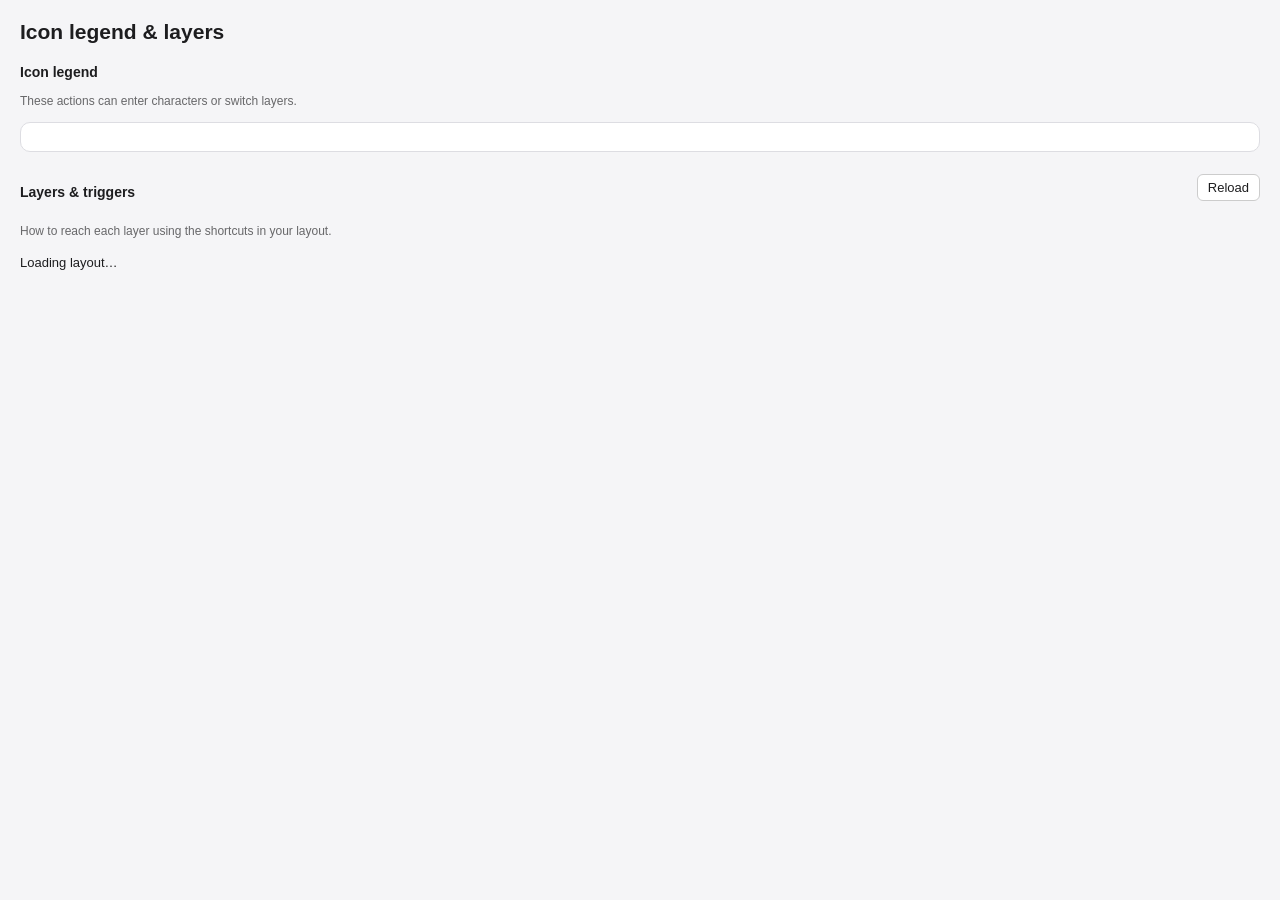
<file: ui/legend.html>
<!doctype html>
<html lang="en">
<head>
  <meta charset="utf-8" />
  <meta name="viewport" content="width=device-width, initial-scale=1" />
  <title>Icon legend &amp; layers</title>
  <link rel="stylesheet" href="legend.css" />
</head>
<body>
  <h1>Icon legend &amp; layers</h1>
  <section aria-labelledby="legend-title">
    <h2 id="legend-title">Icon legend</h2>
    <p class="hint">These actions can enter characters or switch layers.</p>
    <div id="action-legend" class="card legend-list"></div>
  </section>
  <section aria-labelledby="layers-title">
    <div class="heading"><h2 id="layers-title">Layers &amp; triggers</h2><button id="reload" type="button">Reload</button></div>
    <p class="hint">How to reach each layer using the shortcuts in your layout.</p>
    <p id="status" role="status">Loading layout…</p>
    <ul id="layers" class="card"></ul>
  </section>
  <script type="module" src="legend.js"></script>
</body>
</html>
</file>
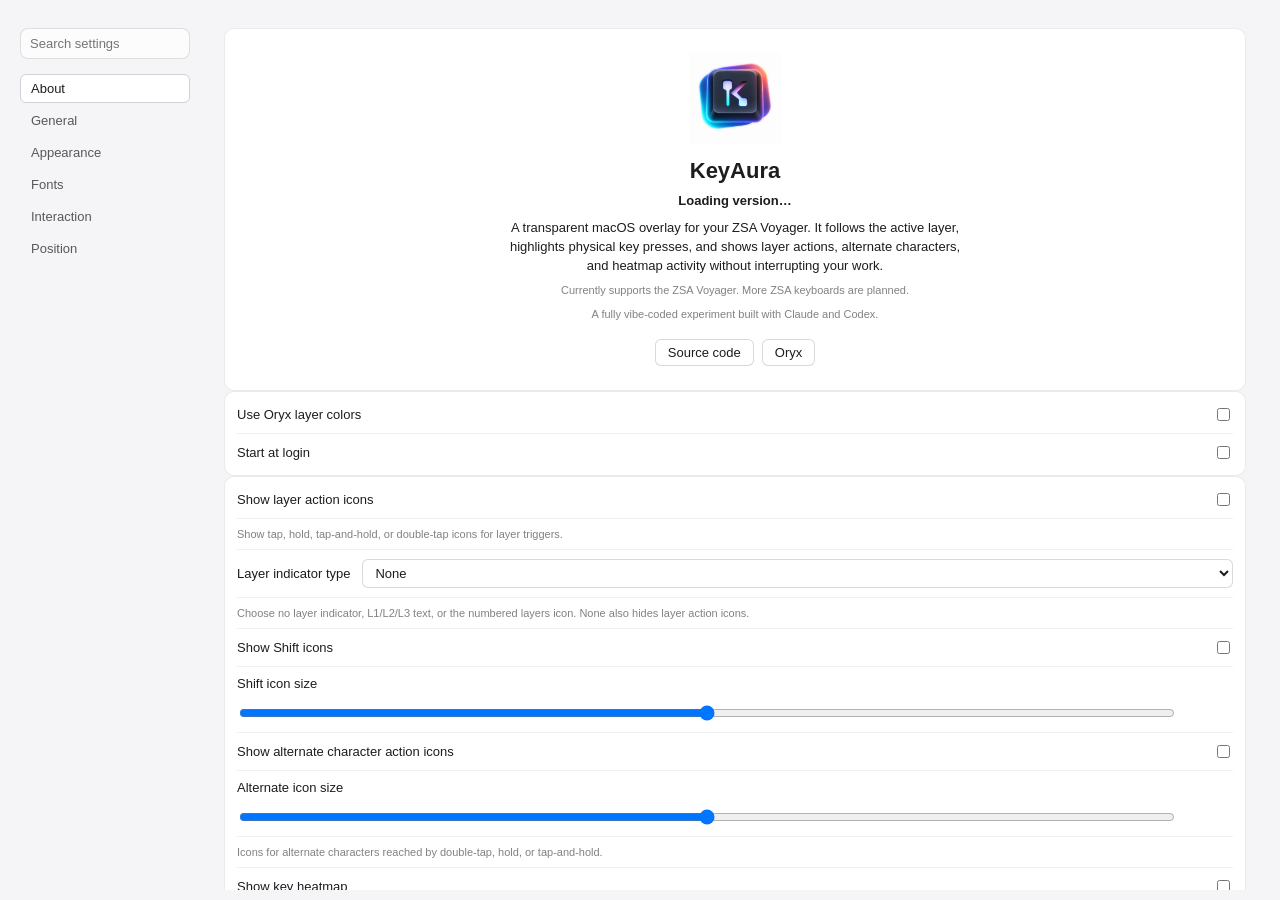
<file: ui/settings.html>
<!doctype html>
<html>
<head><meta charset="utf-8"><title>KeyAura Settings — About</title>
<style>
  :root { color-scheme: light dark; }
  * { box-sizing: border-box; }
  [hidden] { display: none !important; }
  body {
    font: 13px -apple-system, "SF Pro Text", sans-serif;
    margin: 0;
    color: light-dark(#1d1d1f, #e8e8ed);
    user-select: none;
    height: 100vh; overflow: hidden; display: grid;
    grid-template-columns: 190px minmax(0, 1fr);
    padding: 10px; border-radius: 16px;
    background: light-dark(#f5f5f7, #1e1e22);
  }
  /* Section names are presented in the native window title bar. Keep the
     headings in the DOM so the tab router can associate each card with its
     section without repeating the title in the webview. */
  h2 { display: none; }
  .card {
    background: light-dark(#ffffff, #2a2a30);
    border: 1px solid light-dark(rgba(0,0,0,0.08), rgba(255,255,255,0.08));
    border-radius: 10px; padding: 4px 12px;
  }
  .row {
    display: flex; align-items: center; justify-content: space-between;
    gap: 12px; padding: 9px 0; min-height: 24px;
  }
  .row + .row { border-top: 1px solid light-dark(rgba(0,0,0,0.06), rgba(255,255,255,0.06)); }
  .row > label:first-child { flex: 0 0 auto; }
  .row:has(input[type=range]) { display: grid; grid-template-columns: minmax(0, 1fr) auto; }
  .row:has(input[type=range]) > label { grid-column: 1 / -1; min-width: 0; }
  .row:has(input[type=range]) > input[type=range] { grid-column: 1; width: 100%; max-width: none; }
  .row:has(input[type=range]) > input.val { grid-column: 2; grid-row: 2; }
  .setting-info { position: relative; display: inline-flex; align-items: center; justify-content: center; width: 14px; height: 14px;
    margin-left: 4px; border: 1px solid light-dark(rgba(29,29,31,.52), rgba(232,232,237,.62));
    color: light-dark(rgba(29,29,31,.68), rgba(232,232,237,.78)); border-radius: 50%; font-size: 10px;
    line-height: 1; cursor: help; vertical-align: 1px; }
  .setting-tooltip { position: fixed; z-index: 1000; width: 240px; padding: 7px 9px; border-radius: 7px; pointer-events: none; display: none;
    background: light-dark(#fff, #3a3a42); color: inherit;
    border: 1px solid light-dark(rgba(0,0,0,.14), rgba(255,255,255,.18));
    box-shadow: 0 4px 14px rgba(0,0,0,.18); font-size: 11px; font-weight: 400;
    line-height: 1.35; white-space: normal; }
  .setting-tooltip.visible { display: block; }
  input.val { width: 48px; font: inherit; font-size: 12px; text-align: right; padding: 2px 4px;
    border-radius: 5px; border: 1px solid transparent; background: transparent; color: inherit;
    opacity: 0.7; font-variant-numeric: tabular-nums; }
  input.val:focus { border-color: light-dark(rgba(0,0,0,0.2), rgba(255,255,255,0.25));
    background: light-dark(#fff, #1e1e22); outline: none; opacity: 1; }
  input[type=range] { flex: 1; max-width: 180px; }
  input[type=text] {
    flex: 1; padding: 5px 8px; border-radius: 6px;
    border: 1px solid light-dark(rgba(0,0,0,0.15), rgba(255,255,255,0.15));
    background: light-dark(#fff, #1e1e22); color: inherit; font: inherit;
  }
  select { flex: 1; min-width: 0; padding: 5px 8px; border-radius: 6px;
    border: 1px solid light-dark(rgba(0,0,0,0.15), rgba(255,255,255,0.15));
    background: light-dark(#fff, #1e1e22); color: inherit; font: inherit; }
  input[type=color] {
    width: 34px; height: 24px; padding: 0; border: none; border-radius: 6px;
    background: none; cursor: pointer;
  }
  button {
    font: inherit; padding: 5px 12px; border-radius: 6px; cursor: pointer;
    border: 1px solid light-dark(rgba(0,0,0,0.15), rgba(255,255,255,0.18));
    background: light-dark(#fff, #3a3a42); color: inherit;
  }
  button:active { filter: brightness(0.92); }
  .button-link {
    display: inline-block; font: inherit; padding: 5px 12px; border-radius: 6px;
    border: 1px solid light-dark(rgba(0,0,0,0.15), rgba(255,255,255,0.18));
    background: light-dark(#fff, #3a3a42); color: inherit; text-decoration: none;
  }
  .button-link:active { filter: brightness(0.92); }
  .position-actions { display: flex; gap: 5px; }
  .icon-button { width: 32px; height: 30px; padding: 5px; display: inline-flex;
    align-items: center; justify-content: center; }
  .icon-button svg { width: 20px; height: 20px; fill: none; stroke: currentColor;
    stroke-width: 1.7; stroke-linecap: round; stroke-linejoin: round; }
  .icon-button svg rect { fill: none; stroke: currentColor; }
  .icon-button:hover svg { stroke-width: 2; }
  .reset-layout-button { white-space: nowrap; font-size: 12px; }
  .status { font-size: 12px; }
  .status:empty { display: none; }
  .status.error { color: light-dark(#c62828, #ff9c9c); }
  .status.ok { color: light-dark(#2e7d32, #9cffb0); }
  #combo-display { font-size: 17px; min-width: 56px; }
  .hint { font-size: 11px; opacity: 0.55; }
  .colors-grid {
    display: flex; flex-direction: column; gap: 0;
    padding: 4px 12px; text-align: left; font-size: 12px;
  }
  .color-row { display: flex; align-items: center; gap: 10px; padding: 8px 0; }
  .color-row + .color-row { border-top: 1px solid light-dark(rgba(0,0,0,0.06), rgba(255,255,255,0.06)); }
  .color-row label { display: flex; flex-direction: column; gap: 2px; }
  .color-row small { font-size: 11px; opacity: 0.58; }
  .colors-grid input[type=color] { border: 1px solid light-dark(#b8b8c0, #777780); }
  .tabs { display: flex; flex-direction: column; gap: 3px; overflow-y: auto; padding: 18px 10px;
    grid-column: 1; grid-row: 1; background: transparent; }
  .settings-search { width: 100%; margin: 0 0 12px; padding: 7px 9px; border-radius: 8px;
    border: 1px solid light-dark(rgba(0,0,0,.12), rgba(255,255,255,.14));
    background: light-dark(rgba(255,255,255,.72), rgba(255,255,255,.08)); color: inherit; font: inherit; }
  .settings-search:focus { outline: 2px solid #6b8de3; outline-offset: 1px; }
  .tab-button { flex: 0 0 auto; border: 1px solid transparent; padding: 6px 10px;
    border-radius: 6px; background: transparent; color: inherit; opacity: 0.72; text-align: left; }
  .tab-button.active { background: light-dark(#fff, #3a3a42);
    border-color: light-dark(#d1d1d6, #555560); opacity: 1; }
  .tree-items { display: flex; flex-direction: column; gap: 1px; margin: 0 0 6px 10px; }
  .tree-item { border: 0; border-radius: 5px; padding: 4px 8px; background: transparent;
    color: inherit; opacity: 0.58; text-align: left; font-size: 11px; white-space: nowrap;
    overflow: hidden; text-overflow: ellipsis; cursor: pointer; }
  .tree-item:hover, .tree-item:focus-visible { background: light-dark(#dedee4, #34343c); opacity: 1; outline: none; }
  .settings-content { grid-column: 2; grid-row: 1; min-width: 0; overflow-y: auto; overflow-x: hidden; padding: 18px 24px 24px; }
  .setting-focus { background: light-dark(rgba(107,141,227,.14), rgba(107,141,227,.22));
    box-shadow: inset 2px 0 #6b8de3; border-radius: 6px; }
  .font-group { padding: 10px 0; }
  .font-group + .font-group { border-top: 1px solid light-dark(rgba(0,0,0,.08), rgba(255,255,255,.08)); }
  .font-title { font-weight: 600; margin-bottom: 6px; }
  .font-style-buttons { display: flex; gap: 5px; }
  .font-style-buttons button { min-width: 32px; padding: 4px 8px; font-weight: 600; }
  .font-style-buttons button.active { background: light-dark(#dfe8ff, #405a91); border-color: #6b8de3; }
  .about-card { text-align: center; padding: 24px 18px; }
  .about-card img { width: 92px; height: 92px; object-fit: contain; margin: 0 auto 10px; }
  .about-card h1 { font-size: 22px; margin: 0 0 4px; }
  .about-card p { max-width: 470px; margin: 8px auto; line-height: 1.45; }
  .about-links { display: flex; justify-content: center; gap: 8px; margin-top: 16px; }
</style></head>
<body>
  <nav class="tabs" aria-label="Settings sections">
    <input id="settings-search" class="settings-search" type="search" placeholder="Search settings" aria-label="Search settings" />
    <button class="tab-button active" type="button" data-tab="about">About</button>
    <button class="tab-button" type="button" data-tab="layout">General</button>
    <button class="tab-button" type="button" data-tab="appearance">Appearance</button>
    <button class="tab-button" type="button" data-tab="fonts">Fonts</button>
    <button class="tab-button" type="button" data-tab="interaction">Interaction</button>
    <button class="tab-button" type="button" data-tab="position">Position</button>
  </nav>
  <main class="settings-content">
  <p id="settings-save-status" class="status error" role="status"></p>
  <h2>About</h2>
  <div class="card about-card">
    <picture>
      <source media="(prefers-color-scheme: dark)" srcset="icons/logo-black.png" />
      <img src="icons/logo-white.png" alt="KeyAura logo" />
    </picture>
    <h1>KeyAura</h1>
    <p><strong id="app-version">Loading version…</strong></p>
    <p>A transparent macOS overlay for your ZSA Voyager. It follows the active layer, highlights physical key presses, and shows layer actions, alternate characters, and heatmap activity without interrupting your work.</p>
    <p class="hint">Currently supports the ZSA Voyager. More ZSA keyboards are planned.</p>
    <p class="hint">A fully vibe-coded experiment built with Claude and Codex.</p>
    <div class="about-links">
      <a class="button-link" href="https://github.com/jonathanlaf/layer-hud" target="_blank" rel="noreferrer">Source code</a>
      <a class="button-link" href="https://configure.zsa.io/" target="_blank" rel="noreferrer">Oryx</a>
    </div>
  </div>
  <h2>General</h2>
  <div class="card" data-tab-section="layout">
    <div class="row">
      <label for="colors-toggle">Use Oryx layer colors</label>
      <input type="checkbox" id="colors-toggle" />
    </div>
    <div class="row">
      <label for="autostart">Start at login</label>
      <input type="checkbox" id="autostart" />
    </div>
  </div>

  <h2>Appearance</h2>
  <div class="card">
    <div class="row">
      <label for="layer-action-icons">Show layer action icons</label>
      <input type="checkbox" id="layer-action-icons" />
    </div>
    <div class="row">
      <span class="hint">Show tap, hold, tap-and-hold, or double-tap icons for layer triggers.</span>
    </div>
    <div class="row">
      <label for="layer-indicator">Layer indicator type</label>
      <select id="layer-indicator"><option value="none">None</option><option value="textual">Textual</option><option value="icon">Icon</option></select>
    </div>
    <div class="row"><span class="hint">Choose no layer indicator, L1/L2/L3 text, or the numbered layers icon. None also hides layer action icons.</span></div>
    <div class="row">
      <label for="shift-icons">Show Shift icons</label>
      <input type="checkbox" id="shift-icons" />
    </div>
    <div class="row">
      <label for="shift-icon-scale">Shift icon size</label>
      <input type="range" id="shift-icon-scale" min="0.5" max="2.5" step="0.1" />
      <input class="val" id="shift-icon-scale-val" inputmode="decimal" aria-label="Shift icon size percentage" />
    </div>
    <div class="row">
      <label for="alternate-action-icons">Show alternate character action icons</label>
      <input type="checkbox" id="alternate-action-icons" />
    </div>
    <div class="row">
      <label for="alternate-action-icon-scale">Alternate icon size</label>
      <input type="range" id="alternate-action-icon-scale" min="0.5" max="2.5" step="0.1" />
      <input class="val" id="alternate-action-icon-scale-val" inputmode="decimal" aria-label="Alternate action icon size percentage" />
    </div>
    <div class="row">
      <span class="hint">Icons for alternate characters reached by double-tap, hold, or tap-and-hold.</span>
    </div>
    <div class="row"><label for="heatmap-toggle">Show key heatmap</label><input type="checkbox" id="heatmap-toggle" /></div>
    <div class="row"><span class="hint">Tint frequently used keys by intensity. Press counts accumulate whenever the app is running, even with the colors hidden.</span></div>
    <div class="row"><label for="heatmap-counts-toggle">Show heatmap counts on keys</label><input type="checkbox" id="heatmap-counts-toggle" /></div>
    <div class="row"><span class="hint">Replace key labels with recorded press counts. Double-taps count twice; holds count once. History is shared across layers.</span></div>
    <div class="row"><label for="heatmap-peak">Heatmap saturation presses</label><input type="range" id="heatmap-peak" min="1" max="1000" step="1" /><input class="val" id="heatmap-peak-val" inputmode="numeric" /></div>
    <div class="row"><label>Heatmap history</label><span><span id="heatmap-count" class="hint">0 presses</span> <button id="heatmap-reset" type="button">Reset</button></span></div>
    <div class="row"><label for="key-shadows">Show key shadows</label><input type="checkbox" id="key-shadows" /></div>
    <div class="row"><label for="pressed-key-shadow">Show pressed-key shadow</label><input type="checkbox" id="pressed-key-shadow" /></div>
    <div class="row"><label for="key-shadow-opacity">Key shadow opacity</label><input type="range" id="key-shadow-opacity" min="0" max="1" step="0.05" /><input class="val" id="key-shadow-opacity-val" inputmode="decimal" /></div>
    <div class="row"><label for="pressed-key-shadow-opacity">Pressed shadow opacity</label><input type="range" id="pressed-key-shadow-opacity" min="0" max="1" step="0.05" /><input class="val" id="pressed-key-shadow-opacity-val" inputmode="decimal" /></div>
    <div class="row"><label for="key-spacing">Key spacing</label><input type="range" id="key-spacing" min="0" max="0.25" step="0.01" /><input class="val" id="key-spacing-val" inputmode="decimal" /></div>
    <div class="row">
      <label>Background opacity</label>
      <input type="range" id="opacity" min="0" max="1" step="0.05" />
      <input class="val" id="opacity-val" inputmode="decimal" aria-label="Background opacity value" />
    </div>
    <div class="row">
      <label>Char opacity</label>
      <input type="range" id="char-opacity" min="0.2" max="1" step="0.05" />
      <input class="val" id="char-opacity-val" inputmode="decimal" aria-label="Char opacity value" />
    </div>
    <div class="row">
      <label>Padding</label>
      <input type="range" id="padding" min="0" max="60" step="2" />
      <input class="val" id="padding-val" inputmode="decimal" aria-label="Padding value" />
    </div>
  </div>

  <h3 data-tab-section="appearance">Colors</h3>
  <div class="card colors-grid" data-tab-section="appearance">
    <div class="color-row"><input type="color" id="bg-color" /><label for="bg-color">Background<small>Overlay surface</small></label></div>
    <div class="color-row"><input type="color" id="key-fill-color" /><label for="key-fill-color">Key fill<small>Inside each key</small></label></div>
    <div class="color-row"><input type="color" id="text-color" /><label for="text-color">Text<small>Main key characters</small></label></div>
    <div class="color-row"><input type="color" id="legend-color" aria-label="Layer trigger color" /><label for="legend-color">Layer triggers<small>Tap, hold, and layer actions</small></label></div>
    <div class="color-row"><input type="color" id="shift-color" aria-label="Shift character color" /><label for="shift-color">Shift characters<small>Alternate characters from Shift</small></label></div>
    <div class="color-row"><input type="color" id="alternate-color" aria-label="Alternate character color" /><label for="alternate-color">Alternate characters<small>Double-tap, hold, or tap-and-hold results</small></label></div>
    <div class="color-row"><input type="color" id="border-color" /><label for="border-color">Border<small>Key outlines</small></label></div>
    <div class="color-row"><input type="color" id="pressed-key-color" /><label for="pressed-key-color">Pressed key<small>Active key highlight</small></label></div>
    <div class="color-row"><input type="color" id="pressed-key-border-color" /><label for="pressed-key-border-color">Pressed key border<small>Active key outline</small></label></div>
    <div class="color-row"><input type="color" id="key-shadow-color" /><label for="key-shadow-color">Key shadow<small>Shadow for all keys</small></label></div>
    <div class="color-row"><input type="color" id="pressed-key-shadow-color" /><label for="pressed-key-shadow-color">Pressed key shadow<small>Shadow for active keys</small></label></div>
    <div class="color-row"><input type="color" id="heatmap-color" /><label for="heatmap-color">Heatmap<small>Color for frequently used keys</small></label></div>
    <div class="color-row"><input type="color" id="base-outline-color" /><label for="base-outline-color">Layer outline<small>Non-base layer outline</small></label></div>
    <div class="color-row"><input type="color" id="grab-outline-color" /><label for="grab-outline-color">Grab outline<small>Move/resize mode outline</small></label></div>
    <div class="row"><label for="key-fill-opacity">Key fill opacity</label><input type="range" id="key-fill-opacity" min="0" max="1" step="0.05" /><input class="val" id="key-fill-opacity-val" inputmode="decimal" aria-label="Key fill opacity value" /></div>
    <div class="row"><label for="border-opacity">Key border opacity</label><input type="range" id="border-opacity" min="0" max="1" step="0.05" /><input class="val" id="border-opacity-val" inputmode="decimal" aria-label="Key border opacity value" /></div>
    <div class="row"><label for="border-width">Key border thickness</label><input type="range" id="border-width" min="0" max="5" step="0.5" /><input class="val" id="border-width-val" inputmode="decimal" aria-label="Key border thickness value" /></div>
    <div class="row"><label for="base-outline-enabled">Show layer outline</label><input type="checkbox" id="base-outline-enabled" /></div>
    <div class="row"><label for="grab-outline-enabled">Show grab outline</label><input type="checkbox" id="grab-outline-enabled" /></div>
    <div class="row"><label for="pressed-key-fill-opacity">Pressed fill opacity</label><input type="range" id="pressed-key-fill-opacity" min="0" max="1" step="0.05" /><input class="val" id="pressed-key-fill-opacity-val" inputmode="decimal" /></div>
    <div class="row"><label for="pressed-key-border-opacity">Pressed border opacity</label><input type="range" id="pressed-key-border-opacity" min="0" max="1" step="0.05" /><input class="val" id="pressed-key-border-opacity-val" inputmode="decimal" /></div>
    <div class="row"><label for="pressed-key-border-width">Pressed border thickness</label><input type="range" id="pressed-key-border-width" min="0" max="5" step="0.5" /><input class="val" id="pressed-key-border-width-val" inputmode="decimal" /></div>
    <div class="row"><label for="base-outline-opacity">Layer outline opacity</label><input type="range" id="base-outline-opacity" min="0" max="1" step="0.05" /><input class="val" id="base-outline-opacity-val" inputmode="decimal" /></div>
    <div class="row"><label for="base-outline-width">Layer outline thickness</label><input type="range" id="base-outline-width" min="0" max="5" step="0.5" /><input class="val" id="base-outline-width-val" inputmode="decimal" /></div>
    <div class="row"><label for="grab-outline-opacity">Grab outline opacity</label><input type="range" id="grab-outline-opacity" min="0" max="1" step="0.05" /><input class="val" id="grab-outline-opacity-val" inputmode="decimal" /></div>
    <div class="row"><label for="grab-outline-width">Grab outline thickness</label><input type="range" id="grab-outline-width" min="0" max="5" step="0.5" /><input class="val" id="grab-outline-width-val" inputmode="decimal" /></div>
    <div class="row"><label for="key-border-radius">Key corner radius</label><input type="range" id="key-border-radius" min="0" max="30" step="1" /><input class="val" id="key-border-radius-val" inputmode="decimal" /></div>
    <div class="row"><label for="pill-border-radius">Layer/offline pill radius</label><input type="range" id="pill-border-radius" min="0" max="999" step="1" /><input class="val" id="pill-border-radius-val" inputmode="decimal" /></div>
  </div>

  <h2>Fonts</h2>
  <div class="card">
    <div class="font-group"><div class="font-title">Key characters</div><div class="row"><label for="key-font-family">Font</label><input type="text" id="key-font-family" list="font-families" placeholder="System default" /></div><div class="row"><label for="key-font-size">Size</label><input type="range" id="key-font-size" min="0.5" max="2" step="0.1" /><input class="val" id="key-font-size-val" inputmode="decimal" /></div><div class="row"><span>Style</span><span class="font-style-buttons"><button type="button" data-font-style="key" data-style="bold"><b>B</b></button><button type="button" data-font-style="key" data-style="italic"><i>I</i></button></span></div></div>
    <div class="font-group"><div class="font-title">Legends</div><div class="row"><label for="legend-font-family">Font</label><input type="text" id="legend-font-family" list="font-families" placeholder="System default" /></div><div class="row"><label for="legend-font-size">Size</label><input type="range" id="legend-font-size" min="0.5" max="2" step="0.1" /><input class="val" id="legend-font-size-val" inputmode="decimal" /></div><div class="row"><span>Style</span><span class="font-style-buttons"><button type="button" data-font-style="legend" data-style="bold"><b>B</b></button><button type="button" data-font-style="legend" data-style="italic"><i>I</i></button></span></div></div>
    <div class="font-group"><div class="font-title">Layer name</div><div class="row"><label for="layer-name-font-family">Font</label><input type="text" id="layer-name-font-family" list="font-families" placeholder="System default" /></div><div class="row"><label for="layer-name-font-size">Size</label><input type="range" id="layer-name-font-size" min="8" max="24" step="1" /><input class="val" id="layer-name-font-size-val" inputmode="decimal" /></div><div class="row"><span>Style</span><span class="font-style-buttons"><button type="button" data-font-style="layer_name" data-style="bold"><b>B</b></button><button type="button" data-font-style="layer_name" data-style="italic"><i>I</i></button></span></div></div>
    <div class="row"><label for="font-ligatures">Support programming ligatures</label><input type="checkbox" id="font-ligatures" checked /></div>
  </div>

  <h2>Interaction</h2>
  <div class="card">
    <div class="row">
      <label>Grab hotkey</label>
      <span id="combo-display"></span>
      <button id="record">Record</button>
    </div>
    <div class="row">
      <span class="hint" id="record-hint">Hold to move and resize the overlay</span>
    </div>
    <div class="row">
      <label>Toggle overlay macro</label>
      <span><span id="toggle-macro-display" class="hint">Not configured</span> <button id="toggle-macro-record" type="button">Record</button> <button id="toggle-macro-stop" type="button" disabled>Stop</button></span>
    </div>
    <div class="row"><span class="hint">Record up to 64 physical presses in order; leave less than one second between presses when triggering it. Holding a key adds one press.</span></div>
  </div>

  <h2>Position</h2>
  <div class="card">
    <div class="row">
      <label>Overlay position</label>
      <span class="position-actions">
        <button class="icon-button" id="center-horizontal" type="button" aria-label="Center horizontally" title="Center horizontally">
          <svg viewBox="0 0 24 24" aria-hidden="true"><path d="M12 3v5M12 16v5"/><rect x="5" y="8" width="14" height="8" rx="1.5"/></svg>
        </button>
        <button class="icon-button" id="center-vertical" type="button" aria-label="Center vertically" title="Center vertically">
          <svg viewBox="0 0 24 24" aria-hidden="true"><path d="M3 12h5M16 12h5"/><rect x="8" y="5" width="8" height="14" rx="1.5"/></svg>
        </button>
        <button class="icon-button" id="align-top" type="button" aria-label="Align to top" title="Align to top">
          <svg viewBox="0 0 24 24" aria-hidden="true"><path d="M4 4h16"/><rect x="6" y="8" width="12" height="9" rx="1.5"/></svg>
        </button>
        <button class="icon-button" id="align-bottom" type="button" aria-label="Align to bottom" title="Align to bottom">
          <svg viewBox="0 0 24 24" aria-hidden="true"><path d="M4 20h16"/><rect x="6" y="7" width="12" height="9" rx="1.5"/></svg>
        </button>
      </span>
    </div>
    <div class="row">
      <span><strong>Reset layout</strong><br /><span class="hint">Restore the default position, size, and keyboard halves distance.</span></span>
      <button class="reset-layout-button" id="reset-position" type="button" aria-label="Reset layout position, size, and keyboard spacing" title="Reset layout position, size, and keyboard spacing">Reset layout</button>
    </div>
    <div class="row">
      <label for="keyboard-halves-distance">Keyboard halves distance</label>
      <input type="range" id="keyboard-halves-distance" min="0.25" max="20" step="0.05" />
      <input class="val" id="keyboard-halves-distance-val" inputmode="decimal" aria-label="Keyboard halves distance value" />
    </div>
    <div class="row">
      <label for="keyboard-halves-rotation">Keyboard halves rotation</label>
      <input type="range" id="keyboard-halves-rotation" min="-15" max="15" step="0.5" />
      <input class="val" id="keyboard-halves-rotation-val" inputmode="decimal" aria-label="Keyboard halves rotation value" />
    </div>
    <div class="row"><label for="layer-pill-horizontal">Layer pill horizontal position</label><input type="range" id="layer-pill-horizontal" min="0" max="100" step="1" /><input class="val" id="layer-pill-horizontal-val" inputmode="numeric" aria-label="Layer pill horizontal position percentage" /></div>
    <div class="row"><label for="layer-pill-vertical">Layer pill vertical position</label><input type="range" id="layer-pill-vertical" min="0" max="100" step="1" /><input class="val" id="layer-pill-vertical-val" inputmode="numeric" aria-label="Layer pill vertical position percentage" /></div>
    <div class="row"><label for="offline-pill-horizontal">Offline pill horizontal position</label><input type="range" id="offline-pill-horizontal" min="0" max="100" step="1" /><input class="val" id="offline-pill-horizontal-val" inputmode="numeric" aria-label="Offline pill horizontal position percentage" /></div>
    <div class="row"><label for="offline-pill-vertical">Offline pill vertical position</label><input type="range" id="offline-pill-vertical" min="0" max="100" step="1" /><input class="val" id="offline-pill-vertical-val" inputmode="numeric" aria-label="Offline pill vertical position percentage" /></div>
    <div class="row"><label for="hide-side">Hidden edge</label><select id="hide-side"><option value="left">Left</option><option value="right">Right</option><option value="top">Top</option><option value="bottom">Bottom</option></select></div>
    <div class="row"><label for="hide-reveal">Visible when hidden</label><input type="range" id="hide-reveal" min="0" max="1" step="0.01" /><input class="val" id="hide-reveal-val" inputmode="decimal" /></div>
    <div class="row"><label for="hide-animation-ms">Hide/show animation (ms)</label><input type="range" id="hide-animation-ms" min="0" max="1000" step="20" /><input class="val" id="hide-animation-ms-val" inputmode="decimal" /></div>
  </div>

  <h2 data-tab-section="layout">Settings data</h2>
  <div class="card" data-tab-section="layout">
    <div class="row"><span>Backup or restore preferences</span>
      <span><button id="export-settings" type="button">Export JSON</button> <button id="import-settings" type="button">Import JSON</button> <button id="reset-settings" type="button">Reset</button></span></div>
    <div class="row"><span class="hint" id="settings-data-status">Save or restore the complete settings file.</span></div>
    <input id="import-file" type="file" accept="application/json,.json" hidden />
  </div>

  </main>

  <datalist id="font-families">
    <option value="Menlo"></option><option value="Monaco"></option><option value="Helvetica Neue"></option><option value="Courier New"></option>
  </datalist>
  <script type="module" src="settings.js"></script>
</body>
</html>
</file>
<file: ui/legend.css>
:root { color-scheme: light dark; }
* { box-sizing: border-box; }
body { margin: 0; padding: 20px; font: 13px -apple-system, sans-serif;
  color: light-dark(#1d1d1f, #e8e8ed); background: light-dark(#f5f5f7, #1e1e22); }
h1 { font-size: 21px; margin: 0 0 8px; }
h2 { font-size: 14px; margin: 20px 0 10px; }
p { line-height: 1.5; }
.hint { opacity: 0.65; font-size: 12px; }
.card { padding: 14px; margin-bottom: 12px; border-radius: 10px;
  background: light-dark(#fff, #2a2a30);
  border: 1px solid light-dark(#dddde2, #41414a); }
.legend-list { display: flex; flex-direction: column; gap: 12px; }
.action { display: inline-flex; align-items: center; gap: 8px; }
.action-icon { display: inline-block; width: 22px; height: 22px; flex-shrink: 0;
  background: currentColor;
  -webkit-mask: var(--action-icon) center / contain no-repeat;
  mask: var(--action-icon) center / contain no-repeat; }
.heading { display: flex; justify-content: space-between; align-items: center; }
button { font: inherit; color: inherit; border: 1px solid light-dark(#ccc, #555);
  background: light-dark(#fff, #333); padding: 5px 10px; border-radius: 6px; cursor: pointer; }
button:disabled { opacity: 0.5; cursor: default; }
#layers { list-style: none; }
#layers:empty { display: none; }
#layers li { padding: 12px 0; line-height: 1.6; overflow-wrap: anywhere; }
#layers li + li { border-top: 1px solid light-dark(#eee, #41414a); }
#layers li:first-child { padding-top: 0; }
#layers li:last-child { padding-bottom: 0; }
#layers small { display: block; opacity: 0.65; margin-top: 2px; }
</file>
